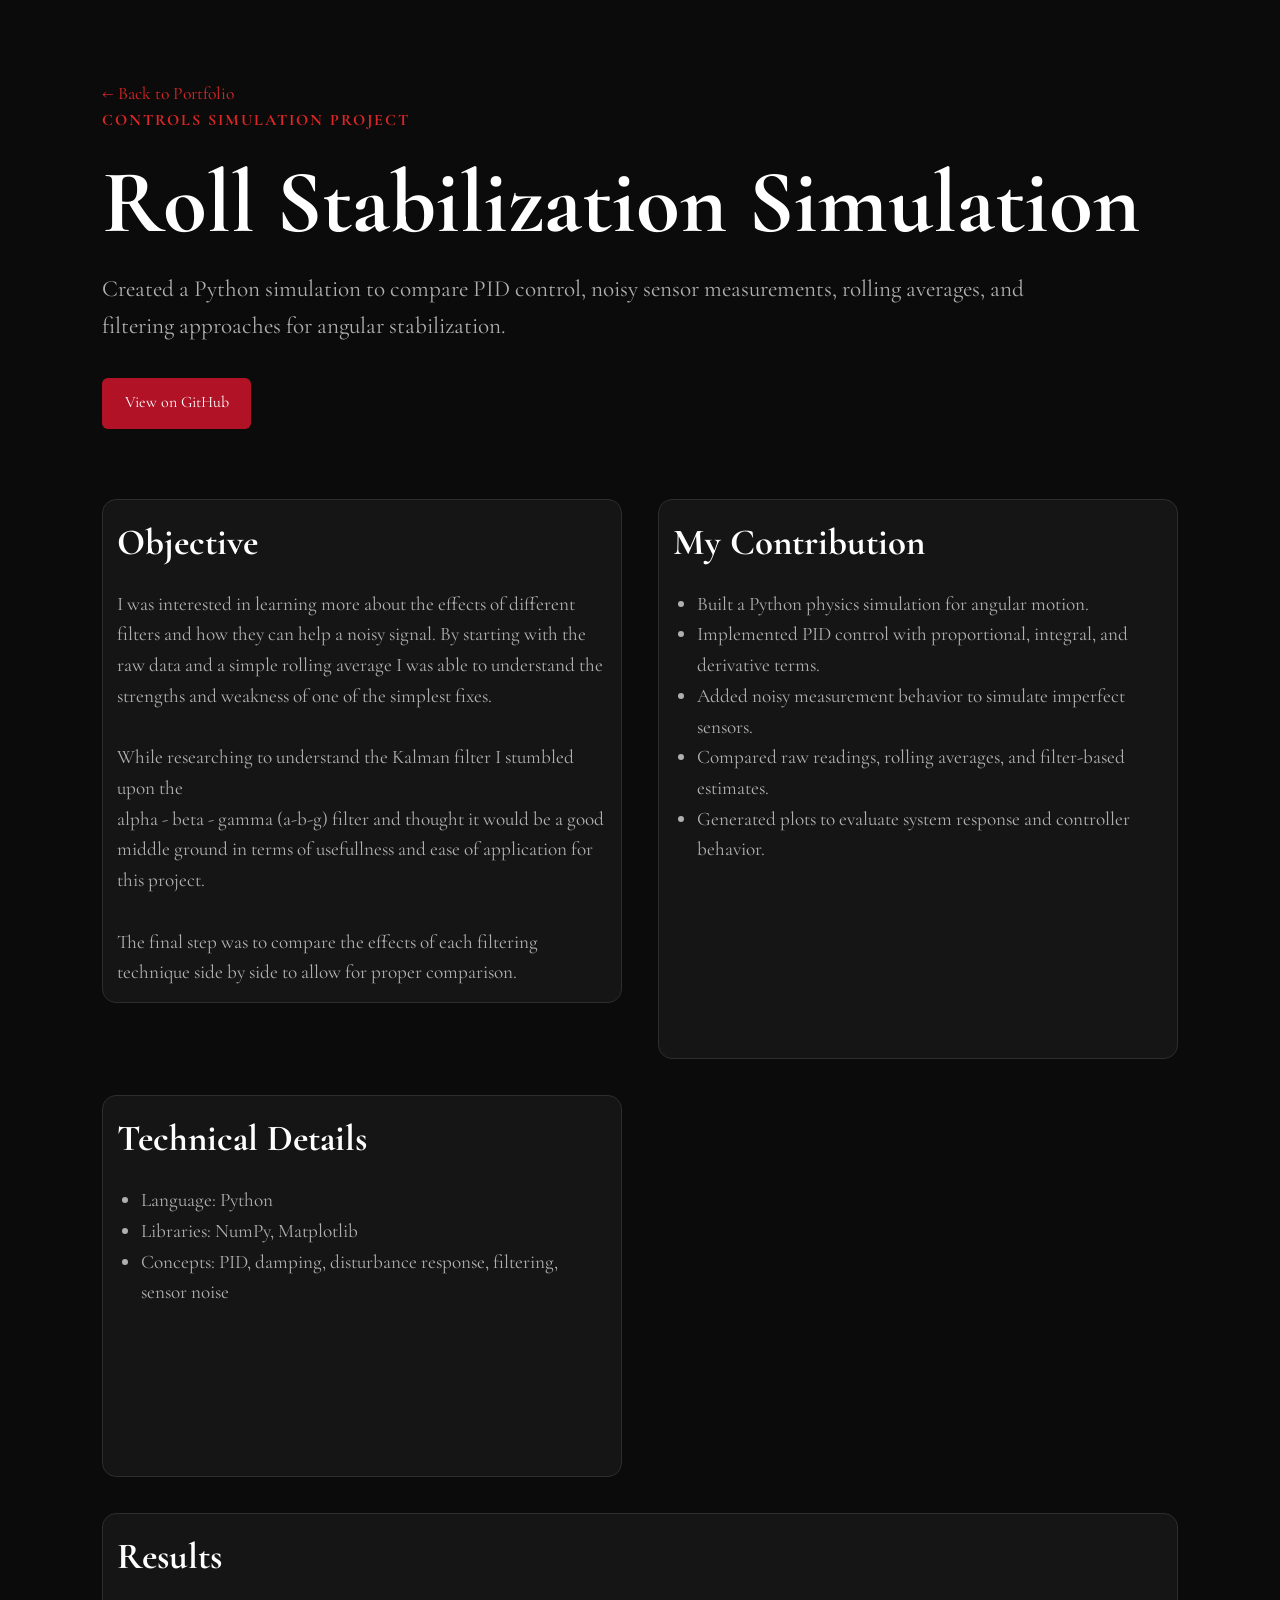
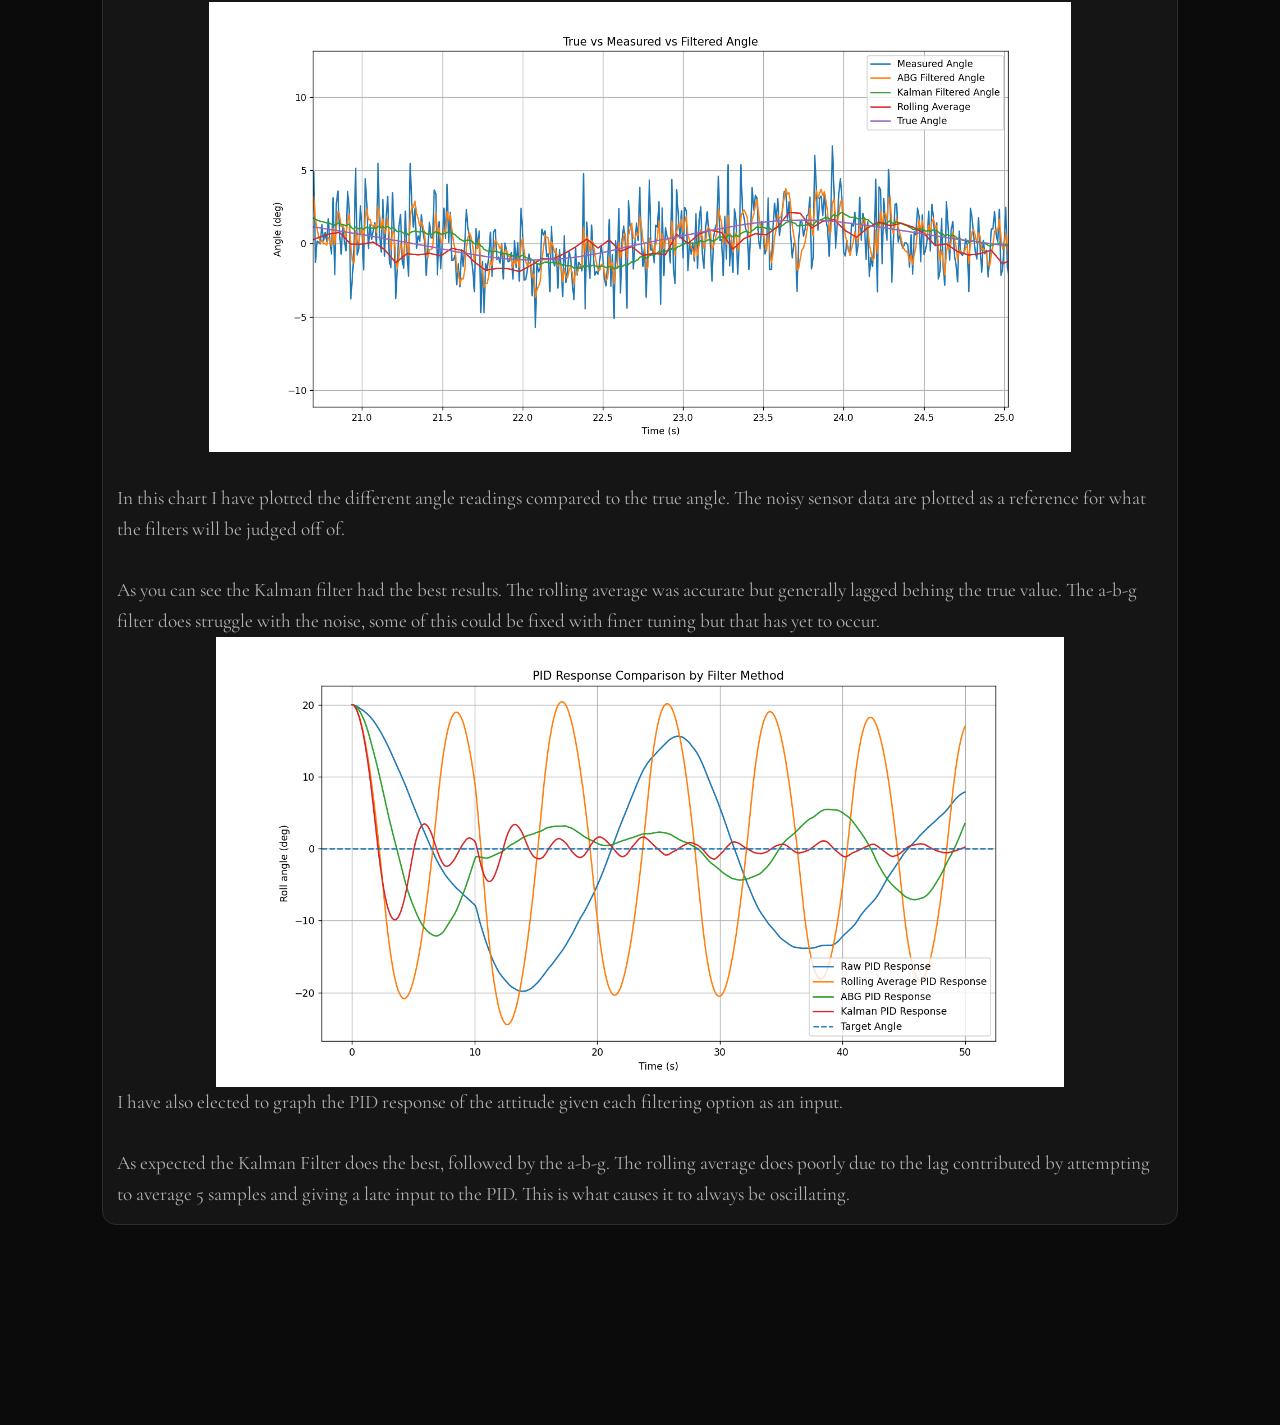
<file: projects/controls-sim.html>
<!DOCTYPE html>
<html lang="en">
<head>
  <meta charset="UTF-8" />
  <meta name="viewport" content="width=device-width, initial-scale=1.0" />
  <title>Roll Stabilization Simulation | Logan DeFour</title>
  <link rel="stylesheet" href="../style.css" />
</head>
<body>

<main class="project-page">

  <a class="back-link" href="../index.html">← Back to Portfolio</a>

  <section class="project-hero">
    <p class="eyebrow">Controls Simulation Project</p>
    <h1>Roll Stabilization Simulation</h1>
    <p class="project-summary">
      Created a Python simulation to compare PID control, noisy sensor measurements,
      rolling averages, and filtering approaches for angular stabilization.
    </p>
      <div class="project-links">
    <a href="https://github.com/loganD4/RollStabilizationSimulation"
       target="_blank"
       rel="noopener">
        View on GitHub
    </a>

    <!-- <a href="../PDFs/elevator-report.pdf" target="_blank">
        Project Report
    </a> -->
</div>
  </section>


  <!-- <div class="visual-large placeholder">
    Add plot of angle response, control torque, or filter comparison.
  </div> -->

  <section class="project-layout">

    <div class="project-section">
      <h2>Objective</h2>
      <p>
        <!-- Simulate the stabilization of an angular system using PID control and compare how
        sensor noise and filtering affect controller performance. -->

        I was interested in learning more about the effects of different filters and how they can help
        a noisy signal. By starting with the raw data and a simple rolling average I was able to understand the 
        strengths and weakness of one of the simplest fixes.
        
<br/>

<br/>
        While researching to understand the Kalman filter I stumbled upon the <br/> alpha - beta - gamma (a-b-g) filter and thought
        it would be a good middle ground in terms of usefullness and ease of application for this project.
        
<br/>

<br/>
        The final step was to compare the effects of each filtering technique side by side to allow for proper comparison.
      </p>
    </div>

    <div class="project-section">
      <h2>My Contribution</h2>     
      <ul>
        <li>Built a Python physics simulation for angular motion.</li>
        <li>Implemented PID control with proportional, integral, and derivative terms.</li>
        <li>Added noisy measurement behavior to simulate imperfect sensors.</li>
        <li>Compared raw readings, rolling averages, and filter-based estimates.</li>
        <li>Generated plots to evaluate system response and controller behavior.</li>
        <br/>
        <br/>
        <br/>
        <br/>
        <br/>
        <br/>        
        <br/>
         
      </ul>
    </div>

    <div class="project-section">
      <h2>Technical Details</h2>
      <ul>
        <li>Language: Python</li>
        <li>Libraries: NumPy, Matplotlib</li>
        <li>Concepts: PID, damping, disturbance response, filtering, sensor noise</li>
        <br/>
        <br/>
        <br/>
        <br/>
        <br/>
        <br/>
      </ul>
    </div>

    <div class="project-section full-width">
      <h2>Results</h2>
      <p>
        <img
        class="tall-image"
        src="../images/angleComparison.png"
        alt="filter data"
      />
        <br/>
        In this chart I have plotted the different angle readings compared to the true angle. The noisy sensor data are plotted
        as a reference for what the filters will be judged off of.
        <br/>
        <br/>
        As you can see the Kalman filter had the best results. The rolling average was accurate but generally lagged
        behing the true value. The a-b-g filter does struggle with the noise, some of this could be fixed with finer 
        tuning but that has yet to occur.

        <img
        class="tall-image"
        src="../images/allPIDresponse.png"
        alt="so many responses"
        />
        <p>
          I have also elected to graph the PID response of the attitude given each filtering option as an input. 
          <br/>
          <br/>
          As expected the Kalman Filter does the best, followed by the a-b-g. The rolling average does poorly due to the lag
          contributed by attempting to average 5 samples and giving a late input to the PID. This is what causes it to always be oscillating.

        </p>



      </p>
    </div>

  </section>

</main>

</body>
</html>
</file>
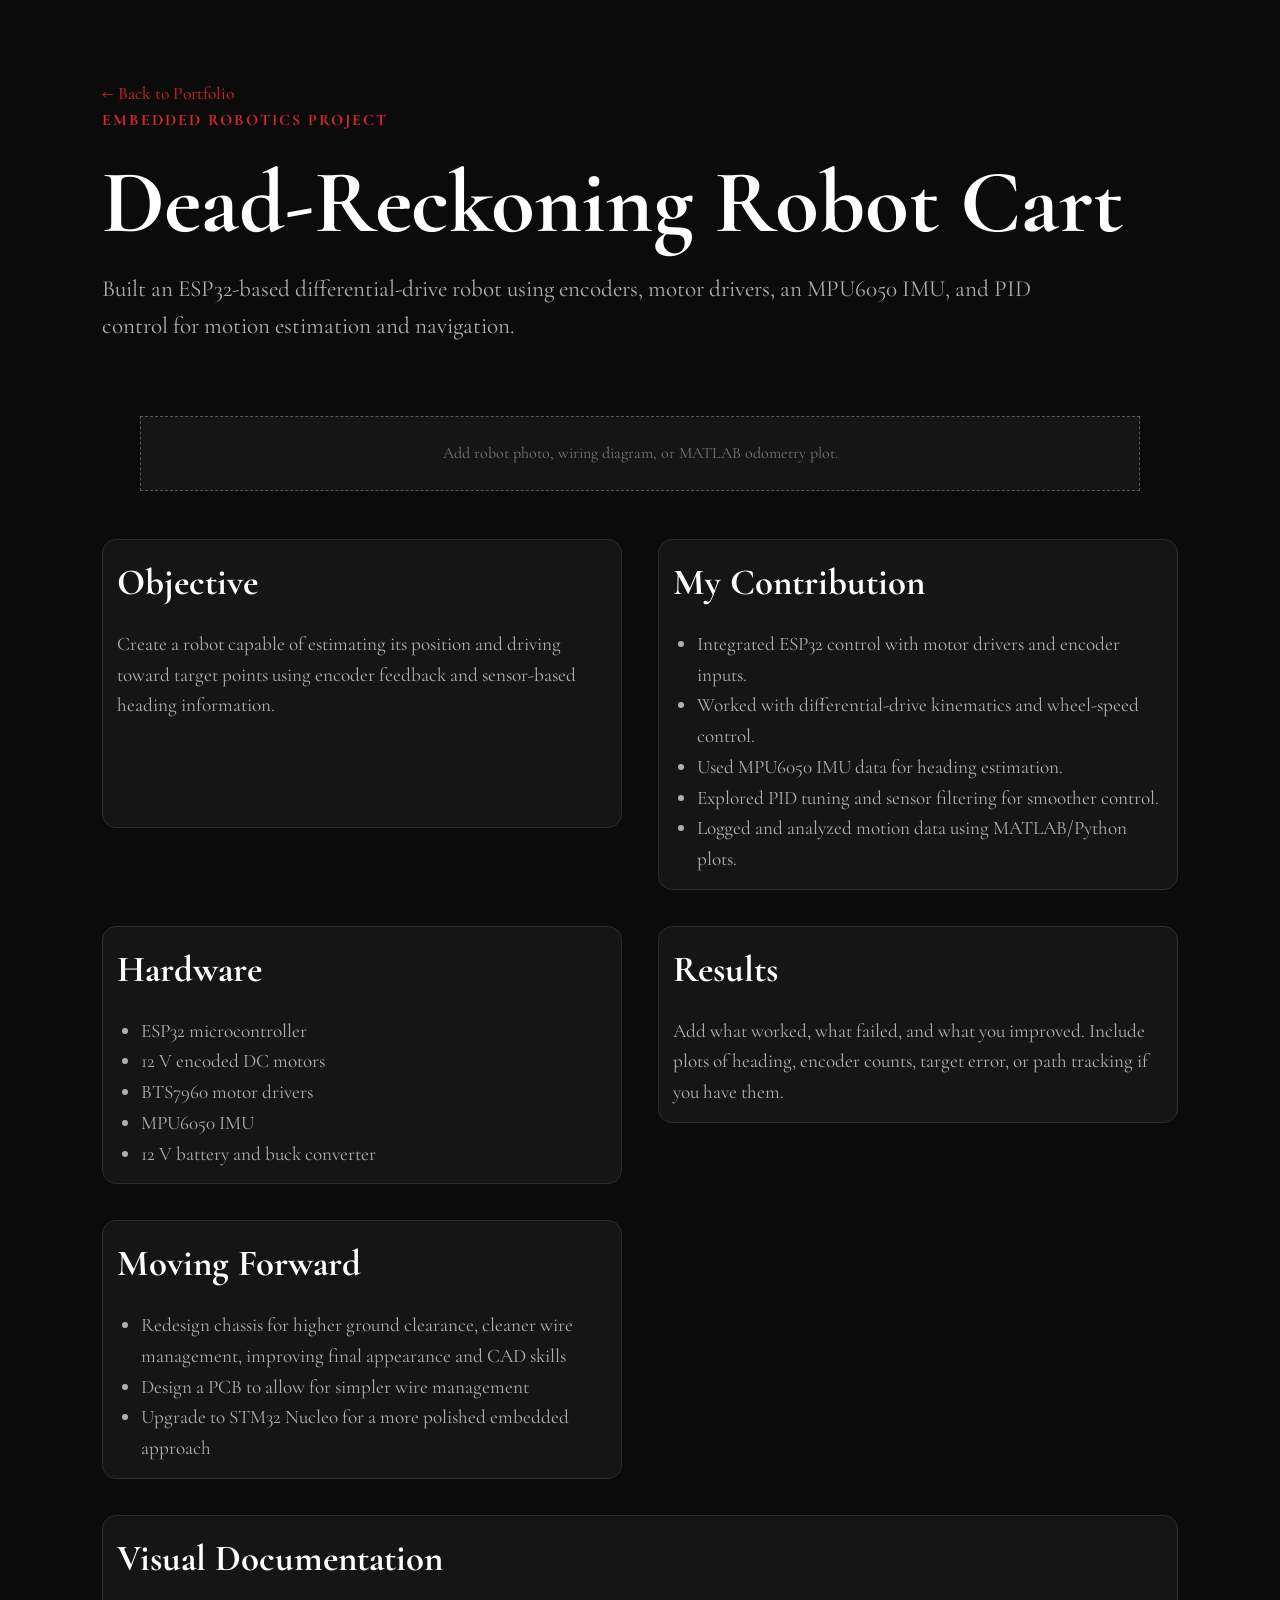
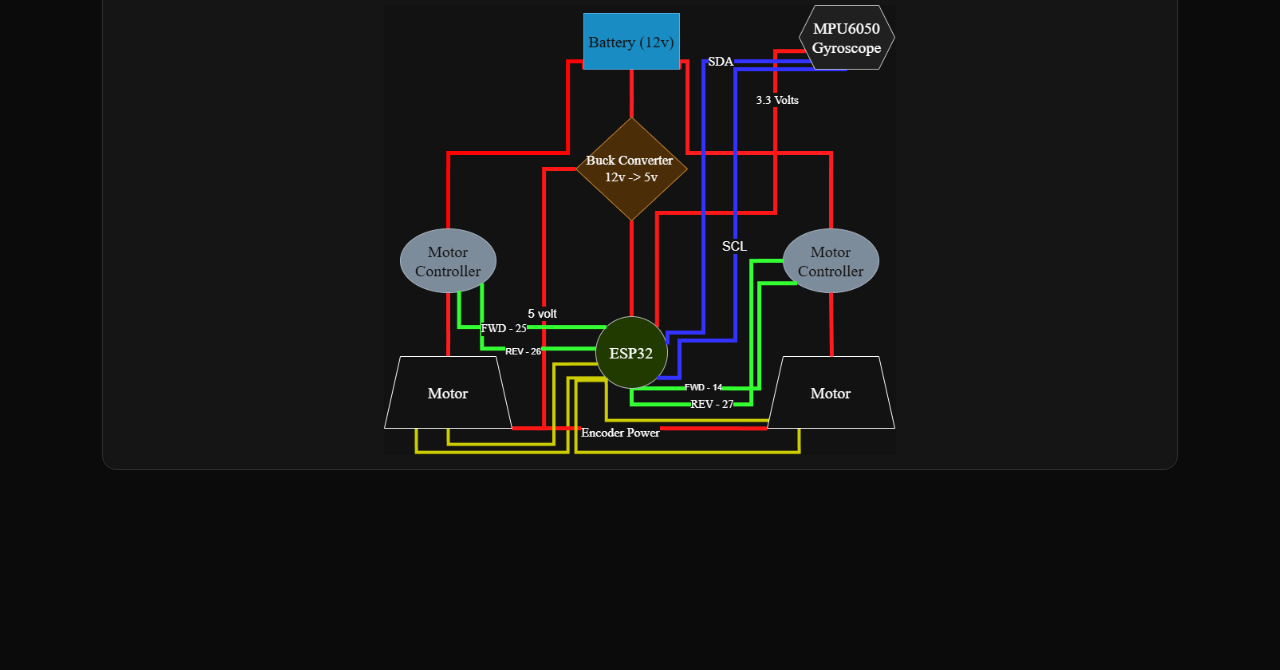
<file: projects/robot-cart.html>
<!DOCTYPE html>
<html lang="en">
<head>
  <meta charset="UTF-8" />
  <meta name="viewport" content="width=device-width, initial-scale=1.0" />
  <title>Dead-Reckoning Robot Cart | Logan DeFour</title>
  <link rel="stylesheet" href="../style.css" />
</head>
<body>

<main class="project-page">

  <a class="back-link" href="../index.html">← Back to Portfolio</a>

  <section class="project-hero">
    <p class="eyebrow">Embedded Robotics Project</p>
    <h1>Dead-Reckoning Robot Cart</h1>
    <p class="project-summary">
      Built an ESP32-based differential-drive robot using encoders, motor drivers, an MPU6050 IMU,
      and PID control for motion estimation and navigation.
    </p>
  </section>

  <div class="visual-large placeholder">
    Add robot photo, wiring diagram, or MATLAB odometry plot.
  </div>

  <section class="project-layout">

    <div class="project-section">
      <h2>Objective</h2>
      <p>
        Create a robot capable of estimating its position and driving toward target points
        using encoder feedback and sensor-based heading information.
        <br/>
        <br/>
        <br/>
        <br/>
 
  
        
      </p>
    </div>

    <div class="project-section">
      <h2>My Contribution</h2>
      <ul>
        <li>Integrated ESP32 control with motor drivers and encoder inputs.</li>
        <li>Worked with differential-drive kinematics and wheel-speed control.</li>
        <li>Used MPU6050 IMU data for heading estimation.</li>
        <li>Explored PID tuning and sensor filtering for smoother control.</li>
        <li>Logged and analyzed motion data using MATLAB/Python plots.</li>
      </ul>
    </div>

    <div class="project-section">
      <h2>Hardware</h2>
      <ul>
        <li>ESP32 microcontroller</li>
        <li>12 V encoded DC motors</li>
        <li>BTS7960 motor drivers</li>
        <li>MPU6050 IMU</li>
        <li>12 V battery and buck converter</li>
      </ul>
    </div>

    <div class="project-section">
      <h2>Results</h2>
      <p>
        Add what worked, what failed, and what you improved. Include plots of heading,
        encoder counts, target error, or path tracking if you have them.
      </p>
    </div>

    <div class="project-section">
      <h2>Moving Forward</h2>
      <p>
        <ul>
          <li>Redesign chassis for higher ground clearance, cleaner wire management, improving final appearance and CAD skills</li>
          <li>Design a PCB to allow for simpler wire management</li>
          <li>Upgrade to STM32 Nucleo for a more polished embedded approach</li>
        </ul>
      </p>
      </div>

    <div class="project-section full-width">
      <h2>Visual Documentation</h2>
             <img
        class="tall-image"
        src="../images/WiringDiagram.drawio.png"
        alt="wiring diagram"
      />
    </div>

    
  </section>

</main>

</body>
</html>
</file>
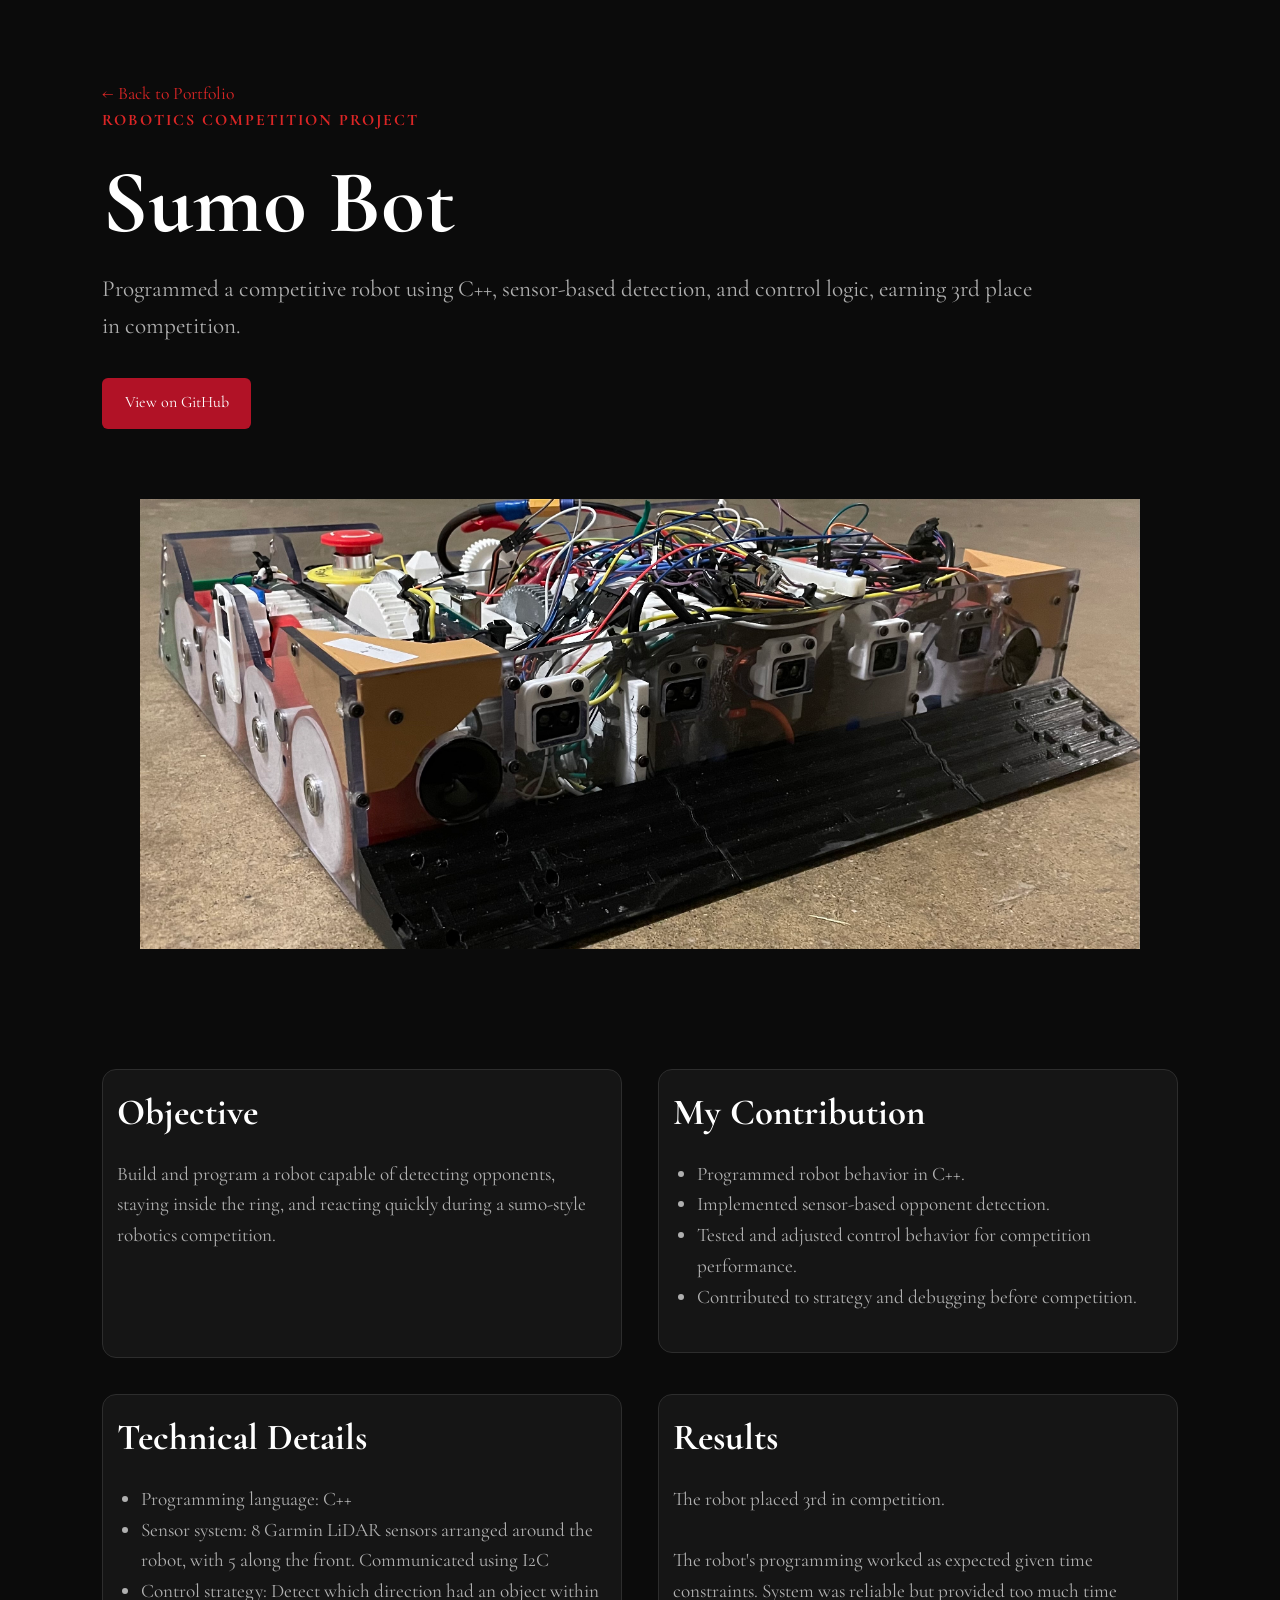
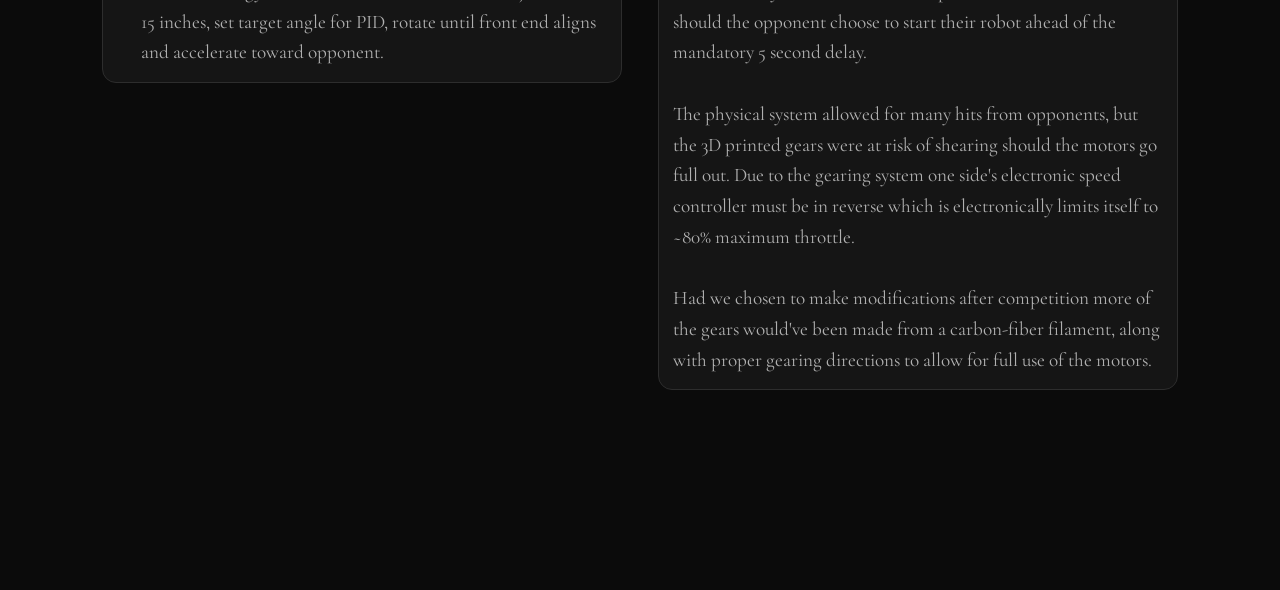
<file: projects/sumo-bot.html>
<!DOCTYPE html>
<html lang="en">
<head>
  <meta charset="UTF-8" />
  <meta name="viewport" content="width=device-width, initial-scale=1.0" />
  <title>Sumo Bot | Logan DeFour</title>
  <link rel="stylesheet" href="../style.css" />
</head>
<body>

<main class="project-page">

  <a class="back-link" href="../index.html">← Back to Portfolio</a>

  <section class="project-hero">
    <p class="eyebrow">Robotics Competition Project</p>
    <h1>Sumo Bot</h1>
    <p class="project-summary">
      Programmed a competitive robot using C++, sensor-based detection, and control logic,
      earning 3rd place in competition.
    </p>
          <div class="project-links">
    <a href="https://github.com/loganD4/SumoBot"
       target="_blank"
       rel="noopener">
        View on GitHub
    </a>

    <!-- <a href="../PDFs/elevator-report.pdf" target="_blank">
        Project Report
    </a> -->
</div>

  </section>
<section class = "large-image">
  <div class="visual-large">
    <img
        class="large-image"
        src="../images/sumo-title-card.jpeg"
        alt="sumo index picture"
      />
  </div>
</section>
  <section class="project-layout">

    <div class="project-section">
      <h2>Objective</h2>
      <p>
        Build and program a robot capable of detecting opponents, staying inside the ring,
        and reacting quickly during a sumo-style robotics competition.
           <br/>
        <br/>
           <br/>
        <br/>
    

      </p>
    </div>

    <div class="project-section">
      <h2>My Contribution</h2>
      <ul>
        <li>Programmed robot behavior in C++.</li>
        <li>Implemented sensor-based opponent detection.</li>
        <li>Tested and adjusted control behavior for competition performance.</li>
        <li>Contributed to strategy and debugging before competition.</li>
           <br/>
 
      </ul>
    </div>

    <div class="project-section">
      <h2>Technical Details</h2>
      <ul>
        <li>Programming language: C++</li>
        <li>Sensor system: 8 Garmin LiDAR sensors arranged around the robot, with 5 along the front.
            Communicated using I2C
        </li>
        <li>Control strategy: Detect which direction had an object within 15 inches, set target angle for PID,
            rotate until front end aligns and accelerate toward opponent.
        </li>
      </ul>
    </div>

    <div class="project-section">
      <h2>Results</h2>
      <p>
        The robot placed 3rd in competition. 
        <br/>
        <br/>
        The robot's programming worked as expected given time constraints. System was reliable
        but provided too much time should the opponent choose to start their robot ahead of the mandatory
        5 second delay. 
        <br/>
        <br/>
        The physical system allowed for many hits from opponents, but the 3D printed gears were at risk of shearing
        should the motors go full out. Due to the gearing system one side's electronic speed controller must be in reverse
        which is electronically limits itself to ~80% maximum throttle. 
        <br/>
        <br/>
        Had we chosen to make modifications after competition more of the gears would've been made from a carbon-fiber filament, along with proper gearing directions
        to allow for full use of the motors.
      </p>
    </div>

  </section>

</main>

</body>
</html>
</file>
<file: style.css>
@import url('https://fonts.googleapis.com/css2?family=Cormorant+Garamond:wght@400;500;600;700&display=swap');

* {
  margin: 0;
  padding: 0;
  box-sizing: border-box;
}

html {
  scroll-behavior: smooth;
}

body {
  background: #0b0b0b;
  color: #d8d8d8;
  font-family: "Cormorant Garamond", serif;
  line-height: 1.6;
}

a {
  color: inherit;
  text-decoration: none;
}

.site-header {
  position: sticky;
  top: 0;
  z-index: 10;
  background: rgba(10, 10, 10, 0.92);
  border-bottom: 1px solid #2d2d2d;
  backdrop-filter: blur(10px);
}

nav {
  display: flex;
  justify-content: space-between;
  align-items: center;
  padding: 22px 8%;
}

.logo {
  color: #ffffff;
  font-size: 2rem;
  font-weight: 700;
  letter-spacing: 1px;
}

.nav-links a {
  margin-left: 24px;
  color: #d8d8d8;
  font-size: 1.1rem;
}

.nav-links a:hover {
  color: #dc2626;
}

.hero {
  min-height: 90vh;
  padding: 80px 8%;
  display: grid;
  grid-template-columns: 1.2fr 0.8fr;
  gap: 48px;
  align-items: center;
  background:
    linear-gradient(rgba(0,0,0,0.72), rgba(0,0,0,0.86)),
    linear-gradient(135deg, #0b0b0b, #18181b, #111827);
}

.eyebrow {
  color: #dc2626;
  font-weight: 700;
  text-transform: uppercase;
  letter-spacing: 2px;
}

.hero h1 {
  font-size: clamp(3.4rem, 5vw, 6.7rem);
  line-height: 0.95;
  margin: 16px 0 24px;
  color: white;
}

.hero p {
  font-size: 1.45rem;
  color: #b0b0b0;
  max-width: 850px;
}

.button {
  display: inline-block;
  margin-top: 32px;
  padding: 14px 28px;
  background: #991b1b;
  color: white;
  border-radius: 6px;
  font-size: 1.15rem;
  transition: 0.25s;
}

.button:hover {
  background: #dc2626;
  transform: translateY(-2px);
}

.placeholder {
  border: 1px dashed #555;
  background: #151515;
  color: #777;
  display: flex;
  align-items: center;
  justify-content: center;
  text-align: center;
  padding: 24px;
}

.hero-visual {
    height: 650px;
    overflow: hidden;
    border-radius: 16px;
}

.hero-image {
    width: 100%;
    height: 100%;
    object-fit: cover;
    object-position: center top;
}

main {
  padding: 80px 8%;
}

section {
  margin-bottom: 120px;
}

.section-heading {
  margin-bottom: 32px;
}

.section-heading h2 {
  font-size: 3.2rem;
  color: white;
  border-left: 4px solid #991b1b;
  padding-left: 16px;
}

.section-heading p {
  font-size: 1.3rem;
  color: #a3a3a3;
  max-width: 850px;
  margin-top: 12px;
}

.project-grid {
  display: grid;
  grid-template-columns: repeat(auto-fit, minmax(320px, 1fr));
  gap: 14px;
}

.project-card {
  background: #151515;
  border: 1px solid #2d2d2d;
  border-radius: 14px;
  overflow: hidden;
  transition: 0.25s;
}

.project-card:hover {
  transform: translateY(-8px);
  border-color: #991b1b;
  box-shadow: 0 10px 30px rgba(153, 27, 27, 0.25);
}

.project-image {
    width: 100%;
    height: 230px;
    object-fit: cover;
    display: block;
}
.large-image {
    width: 100%;
    height: 450px;
    object-fit: cover;
    display: block;
}
.tall-image {
    width: 100%;
    height: 450px;
    object-fit: contain;
    display: block;
}
.project-content {
  padding: 24px;
}

.project-content h3 {
  font-size: 1.9rem;
  color: white;
  margin-bottom: 12px;
}

.project-content p {
  font-size: 1.15rem;
  color: #b0b0b0;
  margin-bottom: 16px;
}

.project-content span {
  color: #dc2626;
  font-weight: 700;
}

.skills-grid {
  display: flex;
  flex-wrap: wrap;
  gap: 14px;
}

.skills-grid span {
  background: #151515;
  border: 1px solid #333;
  padding: 10px 18px;
  border-radius: 999px;
  font-size: 1.1rem;
}

.about p,
.contact p {
  font-size: 1.45rem;
  color: #b0b0b0;
  max-width: 900px;
}

.contact a {
  color: #dc2626;
}

footer {
  padding: 40px 8%;
  text-align: center;
  border-top: 1px solid #2d2d2d;
  color: #777;
}

/* Project Pages */

.project-page {
  padding: 80px 8%;
}

.project-hero {
  margin-bottom: 70px;
}

.back-link {
  color: #dc2626;
  font-size: 1.1rem;
}

.project-hero h1 {
  font-size: clamp(3rem, 7vw, 6rem);
  color: white;
  line-height: 1;
  margin: 24px 0;
}

.project-summary {
  font-size: 1.45rem;
  color: #b0b0b0;
  max-width: 950px;
}

.project-layout {
  display: grid;
  grid-template-columns: 1fr 1fr;
  gap: 36px;
  align-items: start;
}

.project-section {
  background: #151515;
  border: 1px solid #2d2d2d;
  border-radius: 14px;
  padding: 14px;
}

.project-section h2 {
  font-size: 2.3rem;
  color: white;
  margin-bottom: 16px;
}

.project-section p,
.project-section li {
  font-size: 1.2rem;
  color: #b0b0b0;
}

.project-section ul {
  padding-left: 24px;
}

 .project-links {
    display: flex;
    gap: 1rem;
    margin: 2rem 0;
}

.project-links a {
    text-decoration: none;
    color: white;
    background: #b11226;
    padding: 0.8rem 1.4rem;
    border-radius: 6px;
    transition: 0.2s;
}

.project-links a:hover {
    background: #d42b3e;
}
.project-links {
    margin-top: 2rem;
}

.project-link-button {
    display: inline-block;
    padding: 0.8rem 1.5rem;

    background: #b11226;
    color: white;
    text-decoration: none;

    border-radius: 6px;

    transition: background 0.2s ease,
                transform 0.2s ease;
}

.project-link-button:hover {
    background: #d42b3e;
    transform: translateY(-2px);
}

.visual-large {
    width: 100%;
    max-width: 1000px;
    margin: 3rem auto;
 
    
}

.full-width {
  grid-column: 1 / -1;
}

.pdf-section {
    width: 100%;
    max-width: 1100px;
    margin: 40px auto;
    padding: 0 24px;
}

.pdf-section h2 {
    text-align: center;
    margin-bottom: 24px;
}

.pdf-container {
    width: 100%;
    margin: 0 auto;
}

.pdf-viewer {
    width: 100%;
    height: 85vh;
    min-height: 700px;
    border: 1px solid #444;
    border-radius: 8px;
    background: white;
}

.video-section {
    max-width: 1100px;
    margin: 10px auto;
    text-align: center
}

.video-card {
    background: #151515;
    border: 1px solid #2d2d2d;
    border-radius: 14px;
    padding: 20px;
}
.video-section h2 {
    text-align: center;
}

@media (max-width: 850px) {
  .hero,
.project-layout {
    columns: 2;
    column-gap: 2rem;
}

  nav {
    flex-direction: column;
    gap: 16px;
  }

  .nav-links a {
    margin: 0 8px;
  }

 
}
.timeline-section{
    max-width:900px;
    margin:5rem 3;
}

.timeline{
    position:relative;
    margin-top:3rem;
    padding-left:40px;
    border-left:3px solid #8b1e1e;
}

.timeline-item{
    position:relative;
    margin-bottom:3rem;
}

.timeline-dot{
    position:absolute;
    left:-51px;
    top:8px;

    width:18px;
    height:18px;

    border-radius:50%;
    background:#8b1e1e;
    border:3px solid #1b1b1b;
}

.timeline-content h3{
    margin:0;
}

.timeline-date{
    color:#888;
    font-size:1.0rem;
}

.timeline-content p{
    margin:.5rem 0;
}

.featured .timeline-dot{
    width:22px;
    height:22px;
    background:#c62828;
}
.company {
    margin: .35rem 0;
    color: #cfcfcf;
}

.timeline-skills {
    margin-bottom: .8rem;
    color: #b43a3a;
    font-size: 1.2rem;
    font-weight: 600;
    letter-spacing: .05em;
}

.timeline-details {
    margin: 0;
    padding-left: 1.2rem;
    color: #a9a9a9;
    line-height: 2.0;
}

.timeline-details li {
    margin-bottom: .35rem;
}

.timeline-row{
    display: flex;
    align-items: flex-start;
    gap: 2.5rem;
}

.timeline-content{
    flex: 1;
}

.timeline-photo{
    flex: 0 0 320px;
    margin-left: auto;
}

.timeline-photo img{
    width: 100%;
    display: block;
    border-radius: 10px;
    border: 2px solid #8b1e1e;
}
.restore-row{
    display:flex;
    align-items:flex-start;
}

.restore-row .timeline-content{
    flex:1;
}

.restore-photo{
    width:420px;
    margin-left:auto;
    flex-shrink:0;
}

.restore-photo img{
    width: 100%;
    display: block;
    border-radius: 10px;
    border: 2px solid #8b1e1e;
}
.restore-timeline{
    max-width:1400px;
    width:100%;
}
.restore-media{
    width:420px;
    margin-left:auto;
    flex-shrink:0;
}

.restore-media video{
    width:100%;
    display:block;
    border-radius:10px;
    border:2px solid #8b1e1e;
}
</file>
